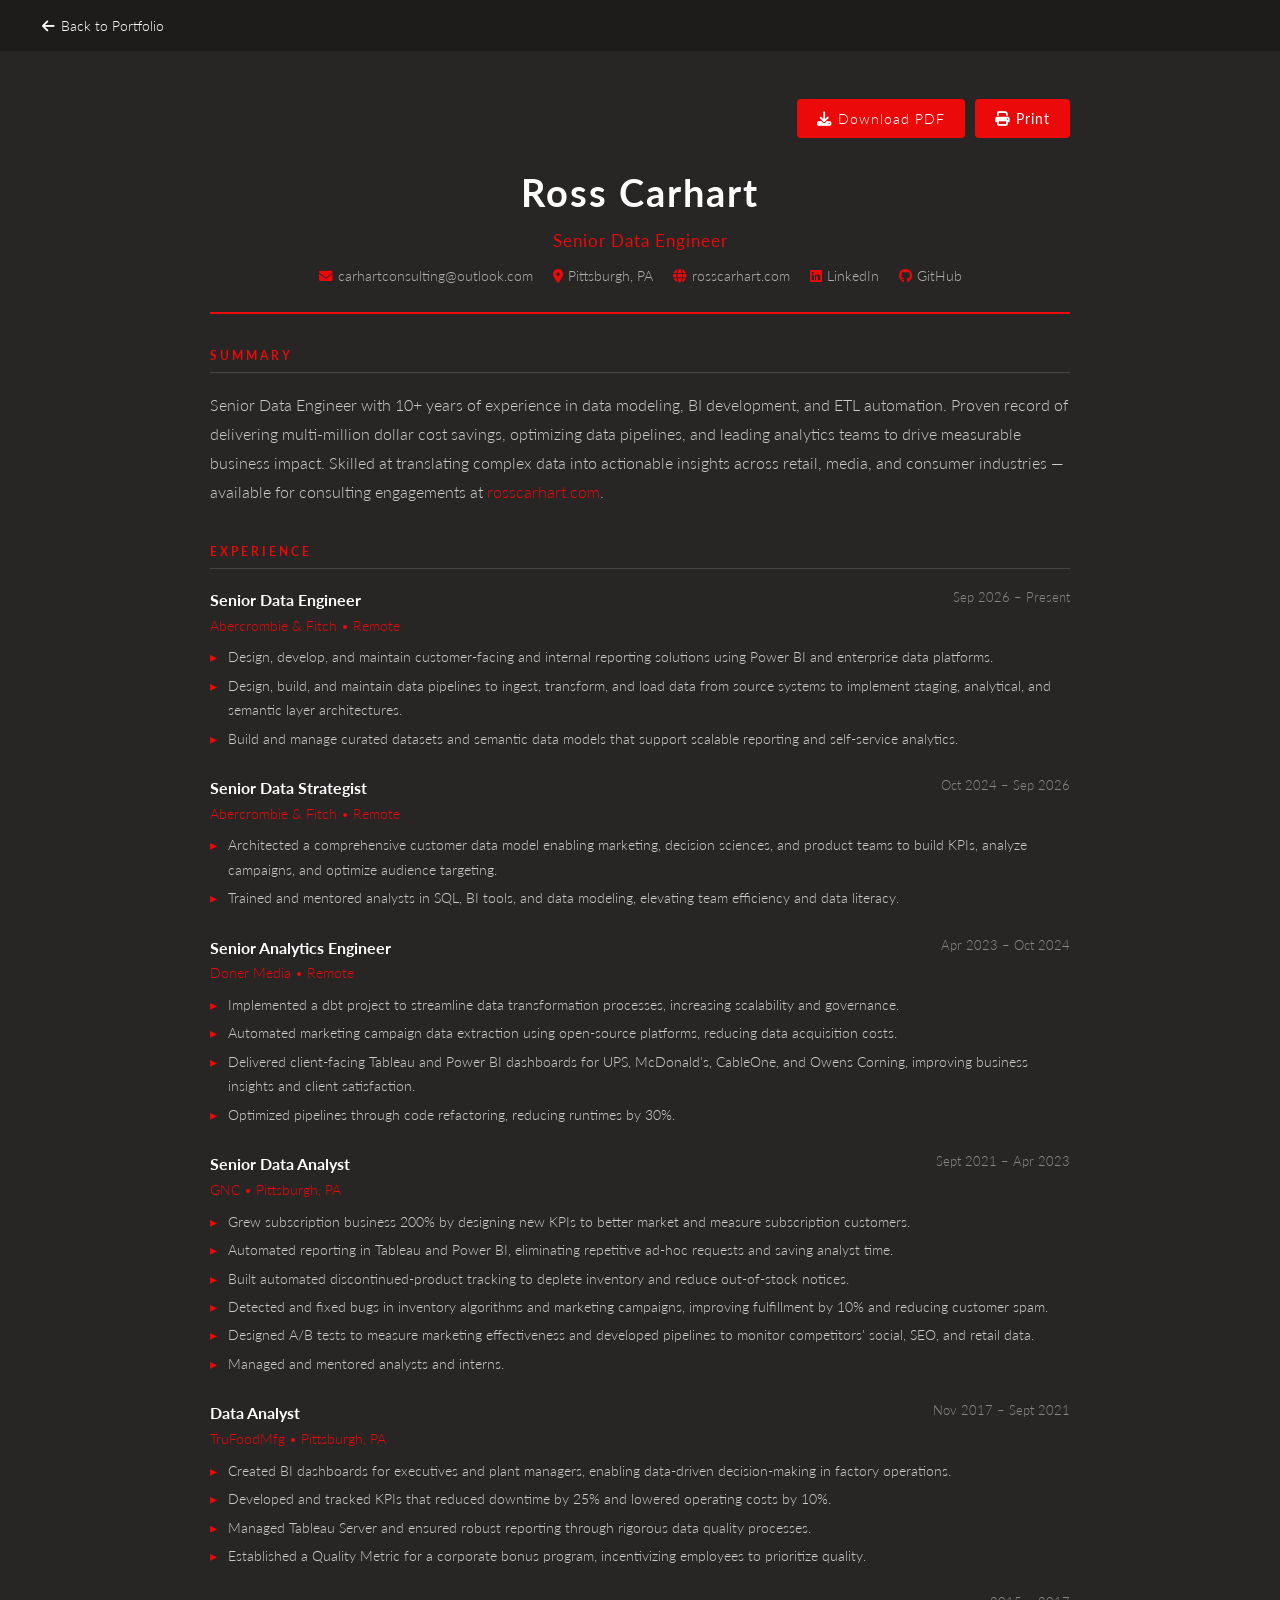
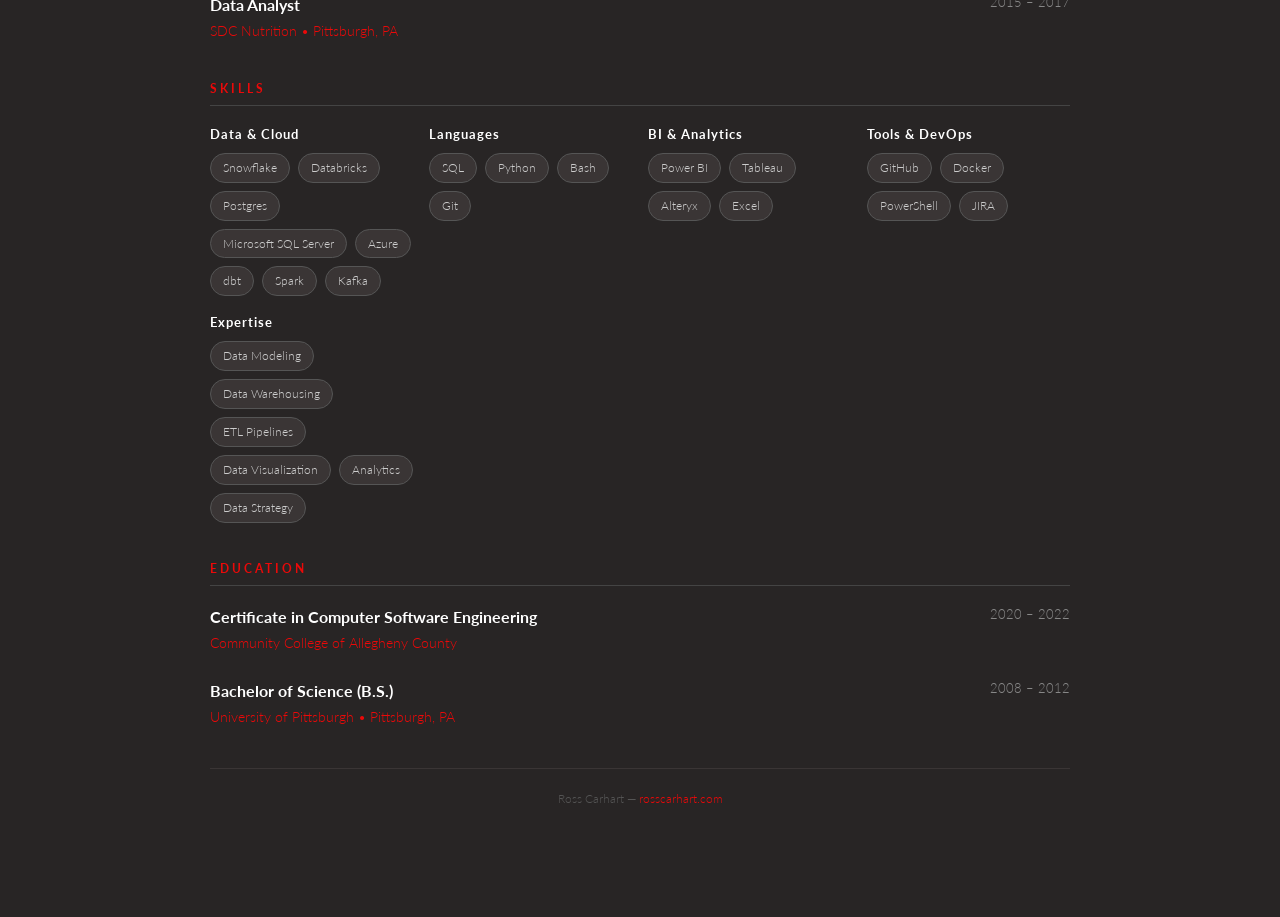
<file: resume.html>
<!doctype html>
<html lang="en">

<head>
    <title>Ross Carhart — Resume</title>
    <meta charset="UTF-8">
    <meta name="viewport" content="width=device-width, initial-scale=1.0">
    <link href="https://fonts.googleapis.com/css?family=Lato:300,400,700" rel="stylesheet">
    <link href="https://cdnjs.cloudflare.com/ajax/libs/font-awesome/6.5.1/css/all.min.css" rel="stylesheet">

    <!-- Google tag (gtag.js) -->
    <script async src="https://www.googletagmanager.com/gtag/js?id=G-MC536JMFYS"></script>
    <script>
        window.dataLayer = window.dataLayer || [];
        function gtag() { dataLayer.push(arguments); }
        gtag('js', new Date());
        gtag('config', 'G-MC536JMFYS');
    </script>

    <style>
        /* ---- Base ---- */
        *, *::before, *::after { box-sizing: border-box; margin: 0; padding: 0; }

        body {
            background-color: #282525;
            font-family: 'Lato', 'Arial', sans-serif;
            font-weight: 300;
            font-size: 16px;
            color: #e8e8e8;
            line-height: 1.6;
        }

        a { color: #eb0909; text-decoration: none; }
        a:hover { text-decoration: underline; }

        /* ---- Top nav ---- */
        .top-nav {
            background-color: #1e1b1b;
            padding: 0 2%;
            position: sticky;
            top: 0;
            z-index: 100;
        }

        .top-nav ul {
            list-style: none;
            display: flex;
            flex-wrap: wrap;
            align-items: center;
        }

        .top-nav li a {
            display: inline-block;
            color: #eb0909;
            padding: 14px 16px;
            text-decoration: none;
            font-size: 0.9rem;
        }

        .top-nav li a:hover { background-color: #ffffff; color: #282525; }

        .top-nav .back-link { color: #ffffff; }

        /* ---- Resume wrapper ---- */
        .resume-wrapper {
            max-width: 900px;
            margin: 48px auto;
            padding: 0 20px 60px;
        }

        /* ---- Print button ---- */
        .print-bar {
            display: flex;
            justify-content: flex-end;
            margin-bottom: 24px;
        }

        .print-btn {
            background: #eb0909;
            color: #fff;
            border: none;
            padding: 8px 20px;
            border-radius: 4px;
            font-family: 'Lato', sans-serif;
            font-size: 0.9rem;
            cursor: pointer;
            letter-spacing: 1px;
        }

        .print-btn:hover { background: #c40000; }

        /* ---- Resume header ---- */
        .resume-header {
            text-align: center;
            padding-bottom: 24px;
            border-bottom: 2px solid #eb0909;
            margin-bottom: 32px;
        }

        .resume-header h1 {
            font-size: 2.4rem;
            font-weight: 700;
            letter-spacing: 2px;
            color: #ffffff;
            margin-bottom: 4px;
        }

        .resume-header .title {
            font-size: 1.05rem;
            color: #eb0909;
            letter-spacing: 1px;
            margin-bottom: 12px;
            font-weight: 400;
        }

        .resume-header .contact-line {
            display: flex;
            justify-content: center;
            flex-wrap: wrap;
            gap: 20px;
            font-size: 0.85rem;
            color: #b0b0b0;
        }

        .resume-header .contact-line a { color: #b0b0b0; }
        .resume-header .contact-line a:hover { color: #eb0909; }

        .resume-header .contact-line i { margin-right: 5px; color: #eb0909; }

        /* ---- Sections ---- */
        .resume-section {
            margin-bottom: 36px;
        }

        .resume-section h2 {
            font-size: 0.78rem;
            font-weight: 700;
            letter-spacing: 3px;
            text-transform: uppercase;
            color: #eb0909;
            border-bottom: 1px solid #444;
            padding-bottom: 6px;
            margin-bottom: 18px;
        }

        /* ---- Summary ---- */
        .summary p {
            color: #cccccc;
            line-height: 1.8;
        }

        /* ---- Experience / Education entries ---- */
        .entry {
            margin-bottom: 24px;
        }

        .entry-header {
            display: flex;
            justify-content: space-between;
            align-items: flex-start;
            flex-wrap: wrap;
            gap: 4px;
            margin-bottom: 2px;
        }

        .entry-header .role {
            font-weight: 700;
            font-size: 1rem;
            color: #ffffff;
        }

        .entry-header .dates {
            font-size: 0.82rem;
            color: #888;
            white-space: nowrap;
        }

        .entry .company {
            font-size: 0.88rem;
            color: #eb0909;
            margin-bottom: 8px;
        }

        .entry ul {
            list-style: none;
            padding-left: 0;
        }

        .entry ul li {
            position: relative;
            padding-left: 18px;
            color: #cccccc;
            font-size: 0.9rem;
            line-height: 1.7;
            margin-bottom: 4px;
        }

        .entry ul li::before {
            content: '▸';
            position: absolute;
            left: 0;
            color: #eb0909;
        }

        /* ---- Skills ---- */
        .skills-grid {
            display: grid;
            grid-template-columns: repeat(auto-fit, minmax(200px, 1fr));
            gap: 16px;
        }

        .skills-category h3 {
            font-size: 0.82rem;
            font-weight: 700;
            letter-spacing: 1px;
            color: #ffffff;
            margin-bottom: 8px;
        }

        .skill-tags {
            display: flex;
            flex-wrap: wrap;
            gap: 8px;
        }

        .skill-tag {
            background-color: #3a3535;
            color: #cccccc;
            padding: 4px 12px;
            border-radius: 20px;
            font-size: 0.78rem;
            border: 1px solid #555;
        }

        /* ---- Footer ---- */
        .resume-footer {
            text-align: center;
            color: #555;
            font-size: 0.75rem;
            margin-top: 40px;
            padding-top: 20px;
            border-top: 1px solid #3a3535;
        }

        /* ---- Print styles ---- */
        @media print {
            body { background: #fff; color: #000; font-size: 11pt; }
            .top-nav, .print-bar { display: none; }
            .resume-wrapper { max-width: 100%; margin: 0; padding: 0; }
            .resume-header h1 { color: #000; }
            .resume-header .title { color: #c00000; }
            .resume-header .contact-line { color: #333; }
            .resume-header .contact-line a { color: #333; }
            .resume-section h2 { color: #c00000; border-color: #ccc; }
            .summary p { color: #333; }
            .skills-category h3 { color: #000; }
            .entry-header .role { color: #000; }
            .entry .company { color: #c00000; }
            .entry ul li { color: #333; }
            .skill-tag { background: #f0f0f0; color: #333; border-color: #ccc; }
            .resume-header { border-color: #c00000; }
        }
    </style>
</head>

<body>

    <!-- Nav -->
    <nav class="top-nav">
        <ul>
            <li><a href="index.html" class="back-link"><i class="fas fa-arrow-left" style="margin-right:6px;"></i>Back to Portfolio</a></li>
        </ul>
    </nav>

    <div class="resume-wrapper">

        <div class="print-bar">
            <a class="print-btn" href="resources/docs/Ross_Carhart_Resume.pdf" download style="text-decoration:none; display:inline-block; margin-right:10px;">
                <i class="fas fa-download" style="margin-right:6px;"></i>Download PDF
            </a>
            <button class="print-btn" onclick="window.print()">
                <i class="fas fa-print" style="margin-right:6px;"></i>Print
            </button>
        </div>

        <!-- ==================== HEADER — EDIT YOUR INFO HERE ==================== -->
        <header class="resume-header">
            <h1>Ross Carhart</h1>
            <p class="title">Senior Data Engineer</p>
            <div class="contact-line">
                <span><i class="fas fa-envelope"></i><a href="mailto:carhartconsulting@outlook.com">carhartconsulting@outlook.com</a></span>
                <span><i class="fas fa-map-marker-alt"></i>Pittsburgh, PA</span>
                <span><i class="fas fa-globe"></i><a href="https://rosscarhart.com" target="_blank">rosscarhart.com</a></span>
                <span><i class="fab fa-linkedin"></i><a href="https://www.linkedin.com/in/ross-carhart-%F0%9F%98%81-504b8761" target="_blank">LinkedIn</a></span>
                <span><i class="fab fa-github"></i><a href="https://github.com/rcarhart" target="_blank">GitHub</a></span>
            </div>
        </header>

        <!-- ==================== SUMMARY ==================== -->
        <section class="resume-section summary">
            <h2>Summary</h2>
            <p>
                Senior Data Engineer with 10+ years of experience in data modeling, BI development, and ETL automation.
                Proven record of delivering multi-million dollar cost savings, optimizing data pipelines, and leading analytics teams
                to drive measurable business impact. Skilled at translating complex data into actionable insights across retail,
                media, and consumer industries — available for consulting engagements at <a href="https://rosscarhart.com">rosscarhart.com</a>.
            </p>
        </section>

        <!-- ==================== EXPERIENCE — ADD / EDIT JOBS HERE ==================== -->
        <section class="resume-section">
            <h2>Experience</h2>

            <!-- Job 1 -->
            <div class="entry">
                <div class="entry-header">
                    <span class="role">Senior Data Engineer</span>
                    <span class="dates">Sep 2026 – Present</span>
                </div>
                <div class="company">Abercrombie &amp; Fitch &bull; Remote</div>
                <ul>
                    <li>Design, develop, and maintain customer-facing and internal reporting solutions using Power BI and enterprise data platforms.</li>
                    <li>Design, build, and maintain data pipelines to ingest, transform, and load data from source systems to implement staging, analytical, and semantic layer architectures.</li>
                    <li>Build and manage curated datasets and semantic data models that support scalable reporting and self-service analytics.</li>
                </ul>
            </div>

            <div class="entry">
                <div class="entry-header">
                    <span class="role">Senior Data Strategist</span>
                    <span class="dates">Oct 2024 – Sep 2026</span>
                </div>
                <div class="company">Abercrombie &amp; Fitch &bull; Remote</div>
                <ul>
                    <li>Architected a comprehensive customer data model enabling marketing, decision sciences, and product teams to build KPIs, analyze campaigns, and optimize audience targeting.</li>
                    <li>Trained and mentored analysts in SQL, BI tools, and data modeling, elevating team efficiency and data literacy.</li>
                </ul>
            </div>

            <!-- Job 2 -->
            <div class="entry">
                <div class="entry-header">
                    <span class="role">Senior Analytics Engineer</span>
                    <span class="dates">Apr 2023 – Oct 2024</span>
                </div>
                <div class="company">Doner Media &bull; Remote</div>
                <ul>
                    <li>Implemented a dbt project to streamline data transformation processes, increasing scalability and governance.</li>
                    <li>Automated marketing campaign data extraction using open-source platforms, reducing data acquisition costs.</li>
                    <li>Delivered client-facing Tableau and Power BI dashboards for UPS, McDonald's, CableOne, and Owens Corning, improving business insights and client satisfaction.</li>
                    <li>Optimized pipelines through code refactoring, reducing runtimes by 30%.</li>
                </ul>
            </div>

            <!-- Job 3 -->
            <div class="entry">
                <div class="entry-header">
                    <span class="role">Senior Data Analyst</span>
                    <span class="dates">Sept 2021 – Apr 2023</span>
                </div>
                <div class="company">GNC &bull; Pittsburgh, PA</div>
                <ul>
                    <li>Grew subscription business 200% by designing new KPIs to better market and measure subscription customers.</li>
                    <li>Automated reporting in Tableau and Power BI, eliminating repetitive ad-hoc requests and saving analyst time.</li>
                    <li>Built automated discontinued-product tracking to deplete inventory and reduce out-of-stock notices.</li>
                    <li>Detected and fixed bugs in inventory algorithms and marketing campaigns, improving fulfillment by 10% and reducing customer spam.</li>
                    <li>Designed A/B tests to measure marketing effectiveness and developed pipelines to monitor competitors' social, SEO, and retail data.</li>
                    <li>Managed and mentored analysts and interns.</li>
                </ul>
            </div>

            <!-- Job 4 -->
            <div class="entry">
                <div class="entry-header">
                    <span class="role">Data Analyst</span>
                    <span class="dates">Nov 2017 – Sept 2021</span>
                </div>
                <div class="company">TruFoodMfg &bull; Pittsburgh, PA</div>
                <ul>
                    <li>Created BI dashboards for executives and plant managers, enabling data-driven decision-making in factory operations.</li>
                    <li>Developed and tracked KPIs that reduced downtime by 25% and lowered operating costs by 10%.</li>
                    <li>Managed Tableau Server and ensured robust reporting through rigorous data quality processes.</li>
                    <li>Established a Quality Metric for a corporate bonus program, incentivizing employees to prioritize quality.</li>
                </ul>
            </div>

            <!-- Job 5 -->
            <!-- TODO(Ross): confirm role title and add 1–3 bullets for SDC Nutrition -->
            <div class="entry">
                <div class="entry-header">
                    <span class="role">Data Analyst</span>
                    <span class="dates">2015 – 2017</span>
                </div>
                <div class="company">SDC Nutrition &bull; Pittsburgh, PA</div>
            </div>

        </section>

        <!-- ==================== SKILLS ==================== -->
        <section class="resume-section">
            <h2>Skills</h2>
            <div class="skills-grid">

                <div class="skills-category">
                    <h3>Data &amp; Cloud</h3>
                    <div class="skill-tags">
                        <span class="skill-tag">Snowflake</span>
                        <span class="skill-tag">Databricks</span>
                        <span class="skill-tag">Postgres</span>
                        <span class="skill-tag">Microsoft SQL Server</span>
                        <span class="skill-tag">Azure</span>
                        <span class="skill-tag">dbt</span>
                        <span class="skill-tag">Spark</span>
                        <span class="skill-tag">Kafka</span>
                    </div>
                </div>

                <div class="skills-category">
                    <h3>Languages</h3>
                    <div class="skill-tags">
                        <span class="skill-tag">SQL</span>
                        <span class="skill-tag">Python</span>
                        <span class="skill-tag">Bash</span>
                        <span class="skill-tag">Git</span>
                    </div>
                </div>

                <div class="skills-category">
                    <h3>BI &amp; Analytics</h3>
                    <div class="skill-tags">
                        <span class="skill-tag">Power BI</span>
                        <span class="skill-tag">Tableau</span>
                        <span class="skill-tag">Alteryx</span>
                        <span class="skill-tag">Excel</span>
                    </div>
                </div>

                <div class="skills-category">
                    <h3>Tools &amp; DevOps</h3>
                    <div class="skill-tags">
                        <span class="skill-tag">GitHub</span>
                        <span class="skill-tag">Docker</span>
                        <span class="skill-tag">PowerShell</span>
                        <span class="skill-tag">JIRA</span>
                    </div>
                </div>

                <div class="skills-category">
                    <h3>Expertise</h3>
                    <div class="skill-tags">
                        <span class="skill-tag">Data Modeling</span>
                        <span class="skill-tag">Data Warehousing</span>
                        <span class="skill-tag">ETL Pipelines</span>
                        <span class="skill-tag">Data Visualization</span>
                        <span class="skill-tag">Analytics</span>
                        <span class="skill-tag">Data Strategy</span>
                    </div>
                </div>

            </div>
        </section>

        <!-- ==================== EDUCATION ==================== -->
        <section class="resume-section">
            <h2>Education</h2>

            <div class="entry">
                <div class="entry-header">
                    <span class="role">Certificate in Computer Software Engineering</span>
                    <span class="dates">2020 – 2022</span>
                </div>
                <div class="company">Community College of Allegheny County</div>
            </div>

            <div class="entry">
                <div class="entry-header">
                    <span class="role">Bachelor of Science (B.S.)</span>
                    <span class="dates">2008 – 2012</span>
                </div>
                <div class="company">University of Pittsburgh &bull; Pittsburgh, PA</div>
            </div>

        </section>

        <div class="resume-footer">
            <p>Ross Carhart &mdash; <a href="https://rosscarhart.com">rosscarhart.com</a></p>
        </div>

    </div>

</body>
</html>
</file>
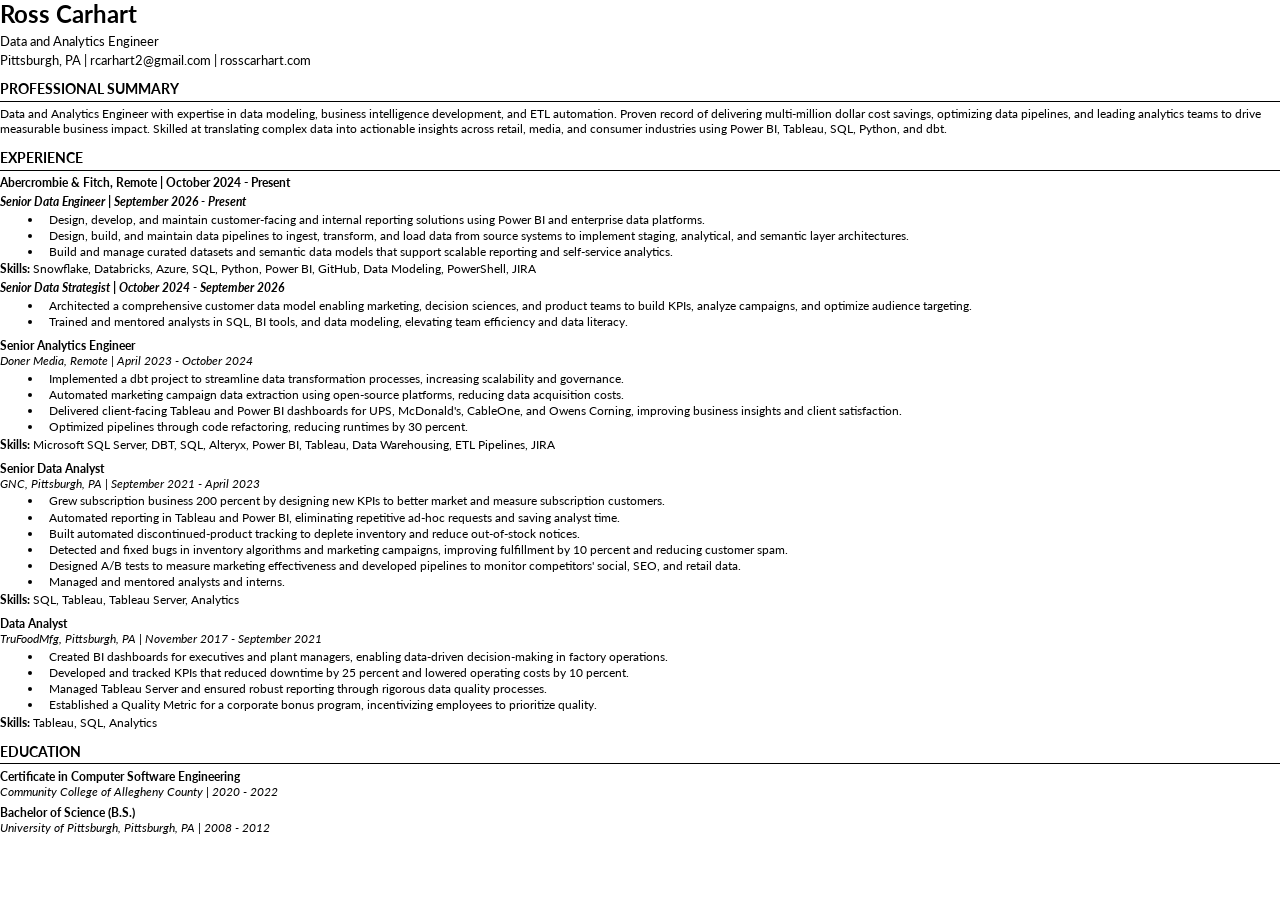
<file: resources/docs/resume-pdf-source.html>
<!doctype html>
<html><head><meta charset="utf-8">
<link href="https://fonts.googleapis.com/css2?family=Lato:ital,wght@0,400;0,700;1,400;1,700&display=block" rel="stylesheet">
<style>
@page { size: Letter; margin: 0.45in 0.6in 0.4in 0.6in; }
body { font-family: Lato, sans-serif; font-size: 9.3pt; color: #000; margin: 0; line-height: 1.2; }
h1 { font-size: 18pt; margin: 0 0 3pt; font-weight: 700; }
.sub { font-size: 10pt; margin: 0 0 3pt; }
.contact { font-size: 9.6pt; margin: 0; }
h2 { font-size: 10.5pt; font-weight: 700; text-transform: uppercase; border-bottom: 1px solid #000; margin: 10pt 0 4pt; padding-bottom: 2pt; }
p { margin: 0; }
.co { font-weight: 700; margin-top: 7pt; }
.role { font-weight: 700; font-style: italic; margin-top: 3pt; }
.job { font-weight: 700; margin-top: 7pt; }
.meta { font-style: italic; }
ul { margin: 2pt 0 2pt 0; padding-left: 0.45in; }
li { margin: 0 0 1pt; padding-left: 4pt; }
.skills b { font-weight: 700; }
.edu { font-weight: 700; margin-top: 5pt; }
</style></head><body>
<h1>Ross Carhart</h1>
<p class="sub">Data and Analytics Engineer</p>
<p class="contact">Pittsburgh, PA | rcarhart2@gmail.com | rosscarhart.com</p>

<h2>Professional Summary</h2>
<p>Data and Analytics Engineer with expertise in data modeling, business intelligence development, and ETL automation. Proven record of delivering multi-million dollar cost savings, optimizing data pipelines, and leading analytics teams to drive measurable business impact. Skilled at translating complex data into actionable insights across retail, media, and consumer industries using Power BI, Tableau, SQL, Python, and dbt.</p>

<h2>Experience</h2>
<p class="co" style="margin-top:0">Abercrombie &amp; Fitch, Remote | October 2024 - Present</p>
<p class="role">Senior Data Engineer | September 2026 - Present</p>
<ul>
<li>Design, develop, and maintain customer-facing and internal reporting solutions using Power BI and enterprise data platforms.</li>
<li>Design, build, and maintain data pipelines to ingest, transform, and load data from source systems to implement staging, analytical, and semantic layer architectures.</li>
<li>Build and manage curated datasets and semantic data models that support scalable reporting and self-service analytics.</li>
</ul>
<p class="skills"><b>Skills:</b> Snowflake, Databricks, Azure, SQL, Python, Power BI, GitHub, Data Modeling, PowerShell, JIRA</p>
<p class="role">Senior Data Strategist | October 2024 - September 2026</p>
<ul>
<li>Architected a comprehensive customer data model enabling marketing, decision sciences, and product teams to build KPIs, analyze campaigns, and optimize audience targeting.</li>
<li>Trained and mentored analysts in SQL, BI tools, and data modeling, elevating team efficiency and data literacy.</li>
</ul>

<p class="job">Senior Analytics Engineer</p>
<p class="meta">Doner Media, Remote | April 2023 - October 2024</p>
<ul>
<li>Implemented a dbt project to streamline data transformation processes, increasing scalability and governance.</li>
<li>Automated marketing campaign data extraction using open-source platforms, reducing data acquisition costs.</li>
<li>Delivered client-facing Tableau and Power BI dashboards for UPS, McDonald's, CableOne, and Owens Corning, improving business insights and client satisfaction.</li>
<li>Optimized pipelines through code refactoring, reducing runtimes by 30 percent.</li>
</ul>
<p class="skills"><b>Skills:</b> Microsoft SQL Server, DBT, SQL, Alteryx, Power BI, Tableau, Data Warehousing, ETL Pipelines, JIRA</p>

<p class="job">Senior Data Analyst</p>
<p class="meta">GNC, Pittsburgh, PA | September 2021 - April 2023</p>
<ul>
<li>Grew subscription business 200 percent by designing new KPIs to better market and measure subscription customers.</li>
<li>Automated reporting in Tableau and Power BI, eliminating repetitive ad-hoc requests and saving analyst time.</li>
<li>Built automated discontinued-product tracking to deplete inventory and reduce out-of-stock notices.</li>
<li>Detected and fixed bugs in inventory algorithms and marketing campaigns, improving fulfillment by 10 percent and reducing customer spam.</li>
<li>Designed A/B tests to measure marketing effectiveness and developed pipelines to monitor competitors' social, SEO, and retail data.</li>
<li>Managed and mentored analysts and interns.</li>
</ul>
<p class="skills"><b>Skills:</b> SQL, Tableau, Tableau Server, Analytics</p>

<p class="job">Data Analyst</p>
<p class="meta">TruFoodMfg, Pittsburgh, PA | November 2017 - September 2021</p>
<ul>
<li>Created BI dashboards for executives and plant managers, enabling data-driven decision-making in factory operations.</li>
<li>Developed and tracked KPIs that reduced downtime by 25 percent and lowered operating costs by 10 percent.</li>
<li>Managed Tableau Server and ensured robust reporting through rigorous data quality processes.</li>
<li>Established a Quality Metric for a corporate bonus program, incentivizing employees to prioritize quality.</li>
</ul>
<p class="skills"><b>Skills:</b> Tableau, SQL, Analytics</p>

<h2>Education</h2>
<p class="edu" style="margin-top:0">Certificate in Computer Software Engineering</p>
<p class="meta">Community College of Allegheny County | 2020 - 2022</p>
<p class="edu">Bachelor of Science (B.S.)</p>
<p class="meta">University of Pittsburgh, Pittsburgh, PA | 2008 - 2012</p>
</body></html>
</file>
